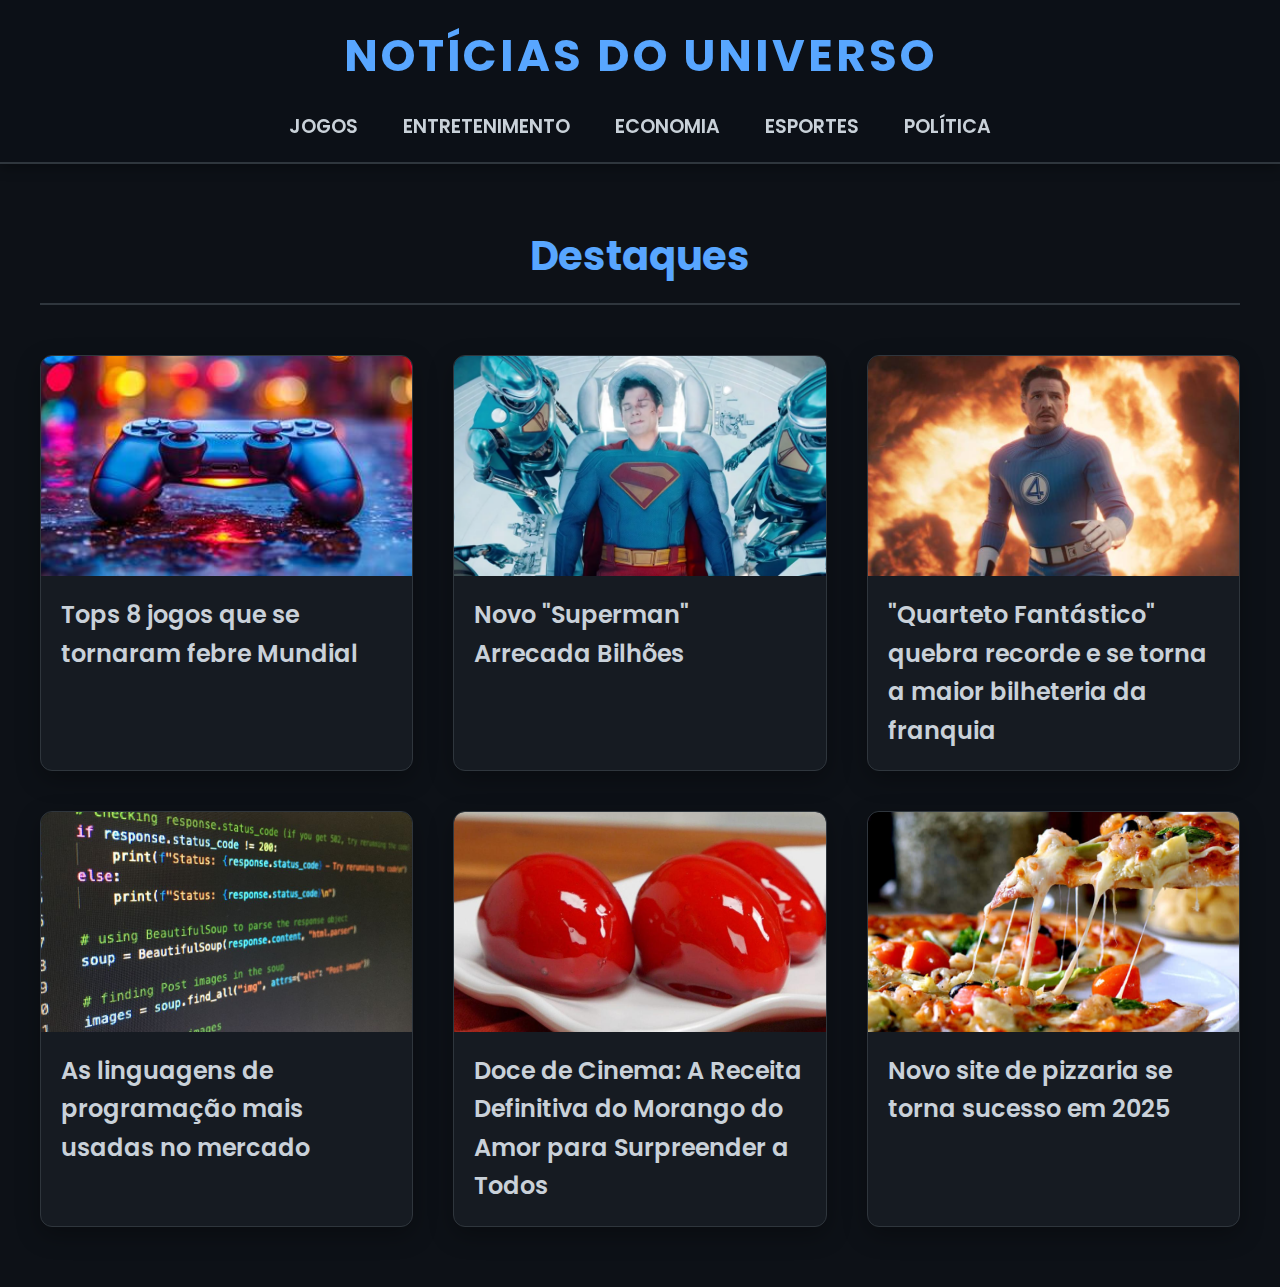
<file: Sites/Noticias/index.html>
<!DOCTYPE html>
<html lang="pt-br">
<head>
    <link rel="icon" href="icones/galaxia.png">
    <link rel="stylesheet" href="https://fonts.googleapis.com/css2?family=Poppins:wght@400;600;700&display=swap">
    <link rel="stylesheet" href="index.css">
    <meta charset="UTF-8">
    <meta name="viewport" content="width=device-width, initial-scale=1.0">
    <title>Notícias do Universo</title>
</head>
<body>
<header class="topo">
    <h1>Notícias do Universo</h1>
    <ul class="lista">
        <li><a href="jogos.html">Jogos</a></li>
        <li><a href="#">Entretenimento</a></li>
        <li><a href="#">Economia</a></li>
        <li><a href="#">Esportes</a></li>
        <li><a href="#">Política</a></li>
    </ul>
</header>

<main class="Principal">
    <h3>Destaques</h3>
    <ul class="noticia">
        <li>
            <a href="pessoal.html">
                <img src="imagem/jogos.jpg" alt="Tops 8 jogos que se tornaram febre Mundial">
                <h4>Tops 8 jogos que se tornaram febre Mundial</h4>
            </a>
        </li>
        <li>
            <a href="noticias.html">
                <img src="imagem/superman-novo-teaser-970x472.png" alt="Teaser do novo filme do Superman">
                <h4>Novo "Superman" Arrecada Bilhões</h4>
            </a>
        </li>
        <li>
            <a href="noticia2.html">
                <img src="imagem/175322232768800cb709806_1753222327_3x2_md.jpg" alt="Novo Quarteto Fantástico">
                <h4>"Quarteto Fantástico" quebra recorde e se torna a maior bilheteria da franquia</h4>
            </a>
        </li>
        <li>
            <a href="pessoal2.html">
                <img src="imagem/i569772.jpeg" alt="Notícia sobre tecnologia">
                <h4>As linguagens de programação mais usadas no mercado</h4>
            </a>
        </li>
        <li>
            <a href="receita.html">
                <img src="imagem/71973e8ed17a2b0e75a00d9e40c1.jpg" alt="Notícia sobre tecnologia">
                <h4>Doce de Cinema: A Receita Definitiva do Morango do Amor para Surpreender a Todos</h4>
            </a>
        </li>
        <li>
            <a href="https://projeto-pizzarias.vercel.app">
                <img src="imagem/plano-de-fundo-de-pizza-5y42f5kd51rbps2o.jpg" alt="Notícia sobre tecnologia">
                <h4>Novo site de pizzaria se torna sucesso em 2025</h4>
            </a>
        </li></ul>
</main>
</body>
</html>
</file>
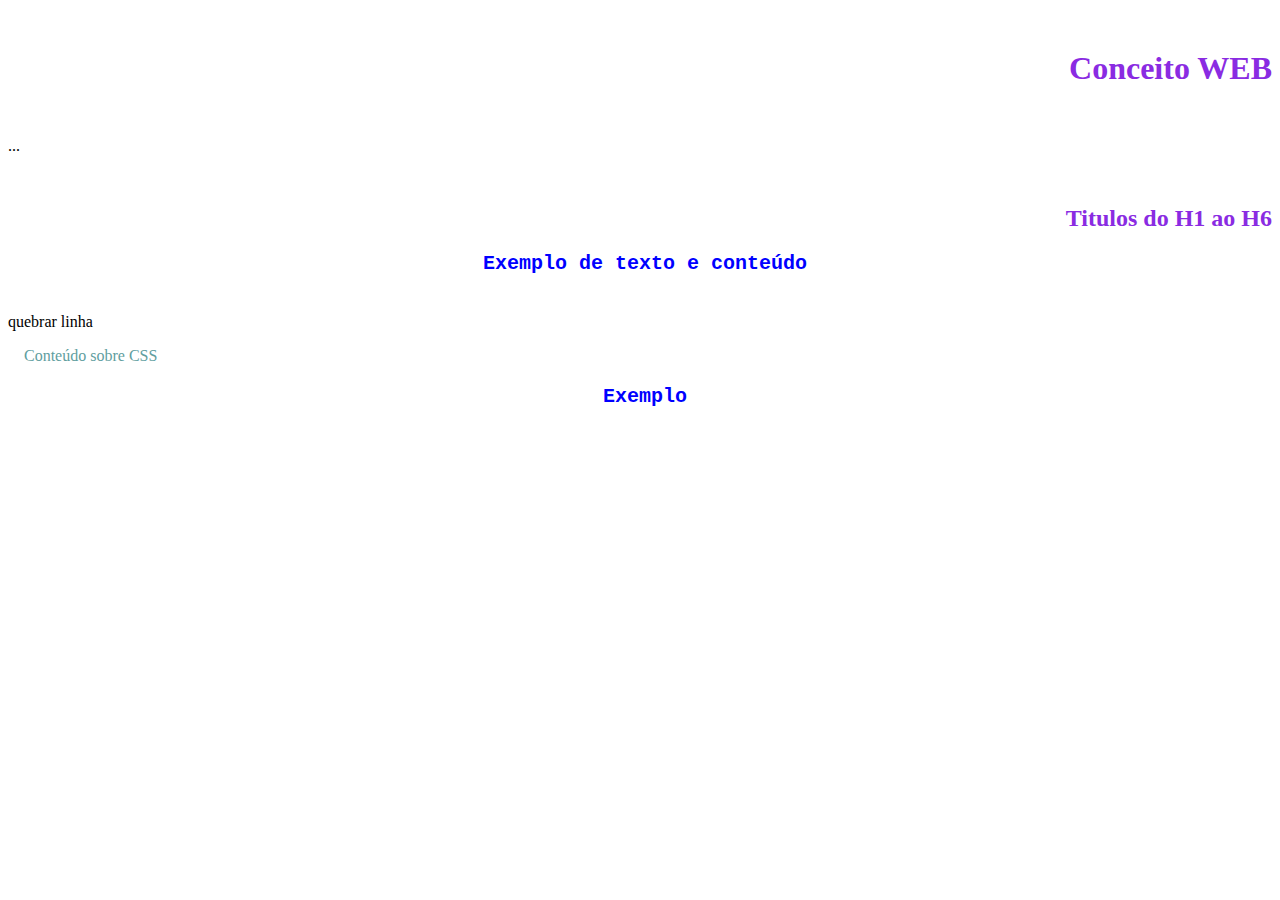
<file: HTML/Aula 01/aula 1.html>
<!DOCTYPE html>
<html lang="en">
<head>
    <link rel="stylesheet" href="/CSS/aula 1.css">
    <link rel="stylesheet" href="/CSS/aula 1b.css">
    <meta charset="UTF-8">
    <meta name="viewport" content="width=device-width, initial-scale=1.0">
    <title>Aula 1 - Revisão</title>
</head>
<body>
<!-- Formatação de titulo -->
<h1>Conceito WEB</h1>
<h2></h2>...<h6></h6>
<h2>Titulos do H1 ao H6</h2>

<!-- Paragráfos -->
<p>Exemplo de texto e conteúdo</p>

<!-- Quebrar linha -->
<br> quebrar linha

<a href=""></a>

<h3>Conteúdo sobre CSS</h3>
<p>Exemplo</p>

</body>
</html>
</file>
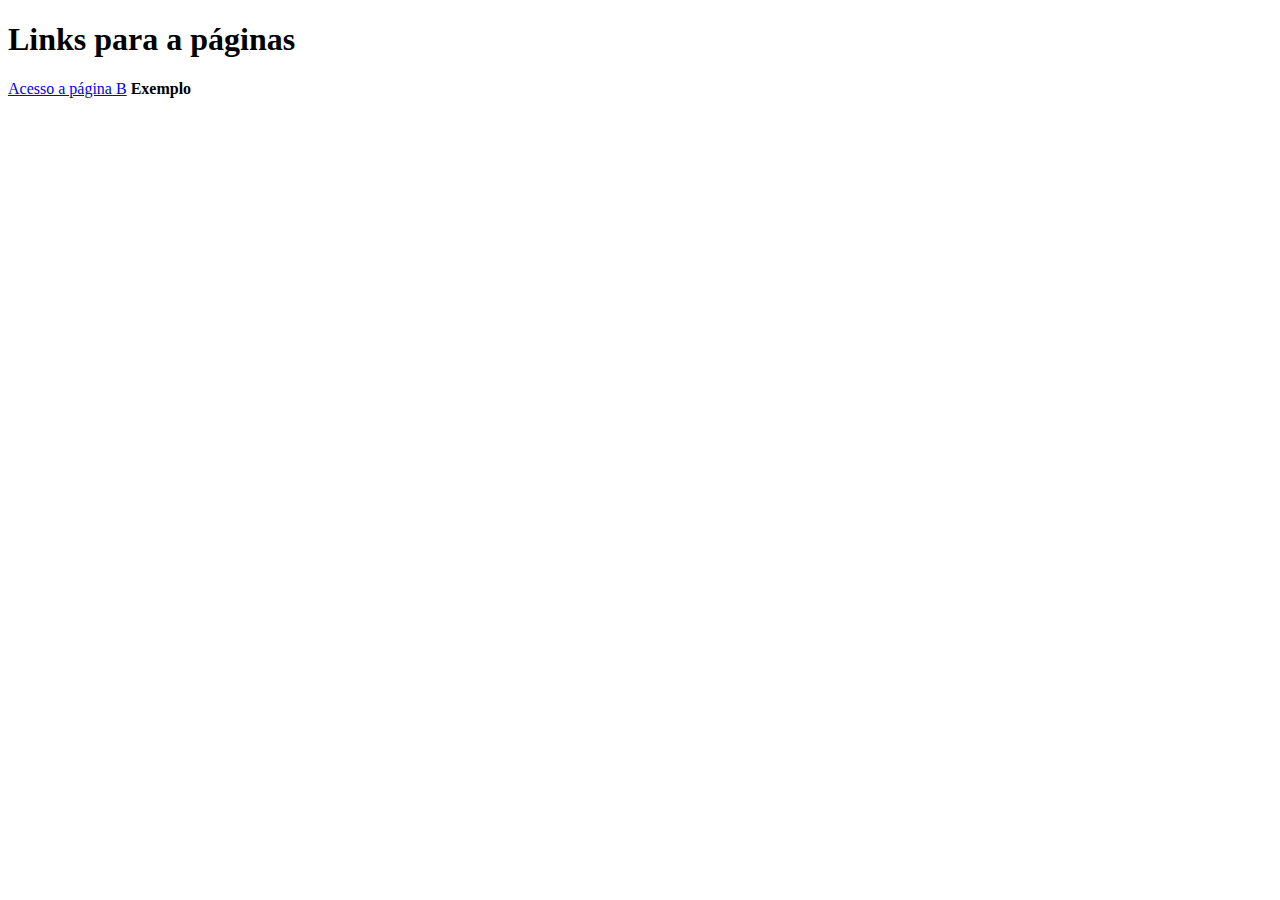
<file: HTML/Aula 01/aula 1b.html>
<!DOCTYPE html>
<html lang="en">
<head>
    <meta charset="UTF-8">
    <meta name="viewport" content="width=device-width, initial-scale=1.0">
    <title>Aula 1b - Revisão de Páginas</title>
</head>
<body>
<h1>Links para a páginas</h1>
<a href="aula 1.html">Acesso a página B</a>

<!-- Tag Obsoleta -->
<b>Exemplo</b> 
</body>
</html>
</file>
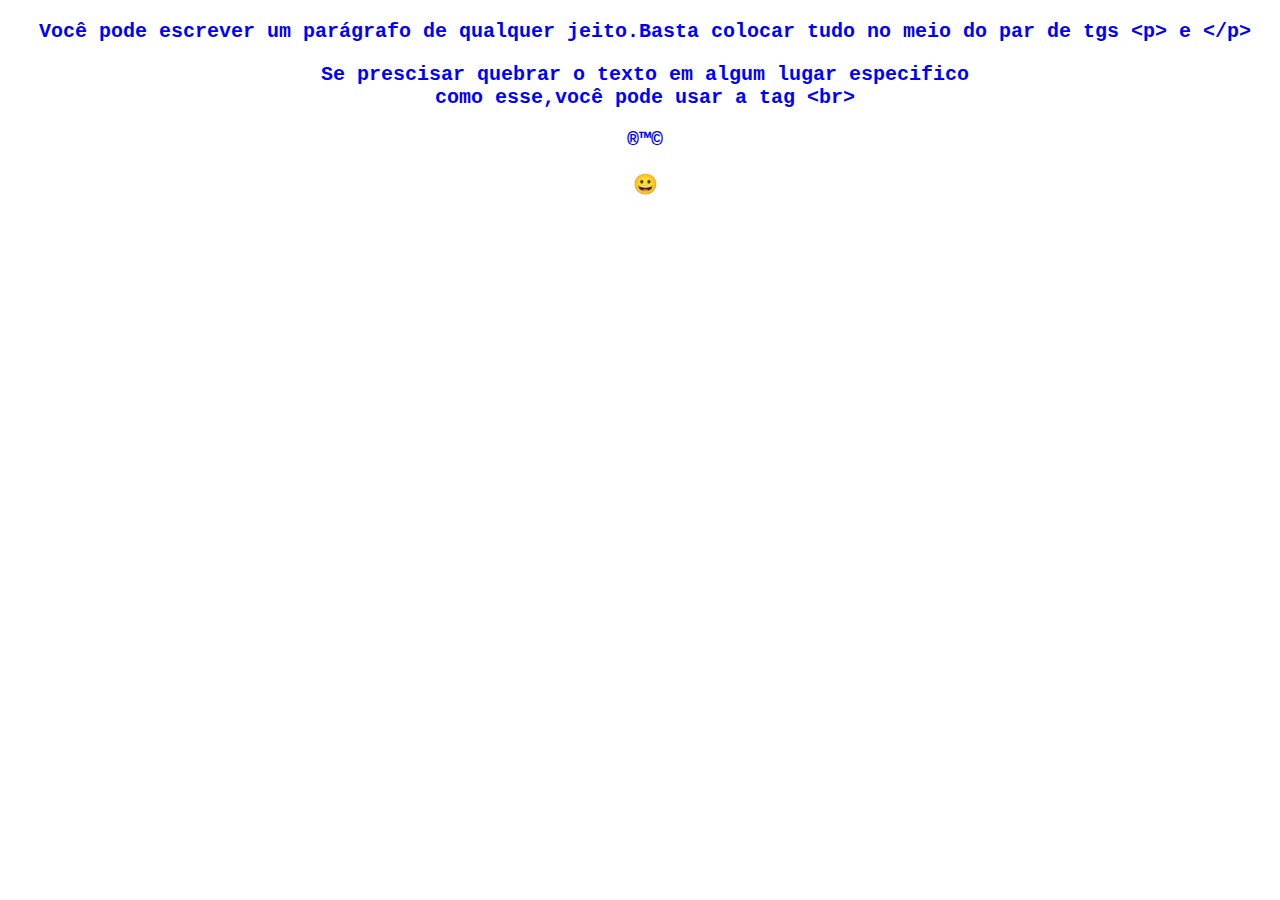
<file: HTML/Aula 01/aula 1c.html>
<!DOCTYPE html>
<html lang="en">
<head>
    <link rel="stylesheet" href="/CSS/aula 1.css">
    <meta charset="UTF-8">
    <meta name="viewport" content="width=device-width, initial-scale=1.0">
    <title>Caracteres</title>
</head>
<body>

    <!-- Caracteres -->
<p>Você pode escrever um parágrafo de qualquer jeito.Basta colocar tudo no meio do par de tgs &lt;p&gt; e &lt;/p&gt;</p> 

<p>Se prescisar quebrar o texto em algum lugar especifico <br> como esse,você pode usar a tag &lt;br&gt;</p>
<p>&reg;&trade;&copy;</p>

<!-- Emojis -->
<p>&#x1f600</p>
</body>
</html>
</file>
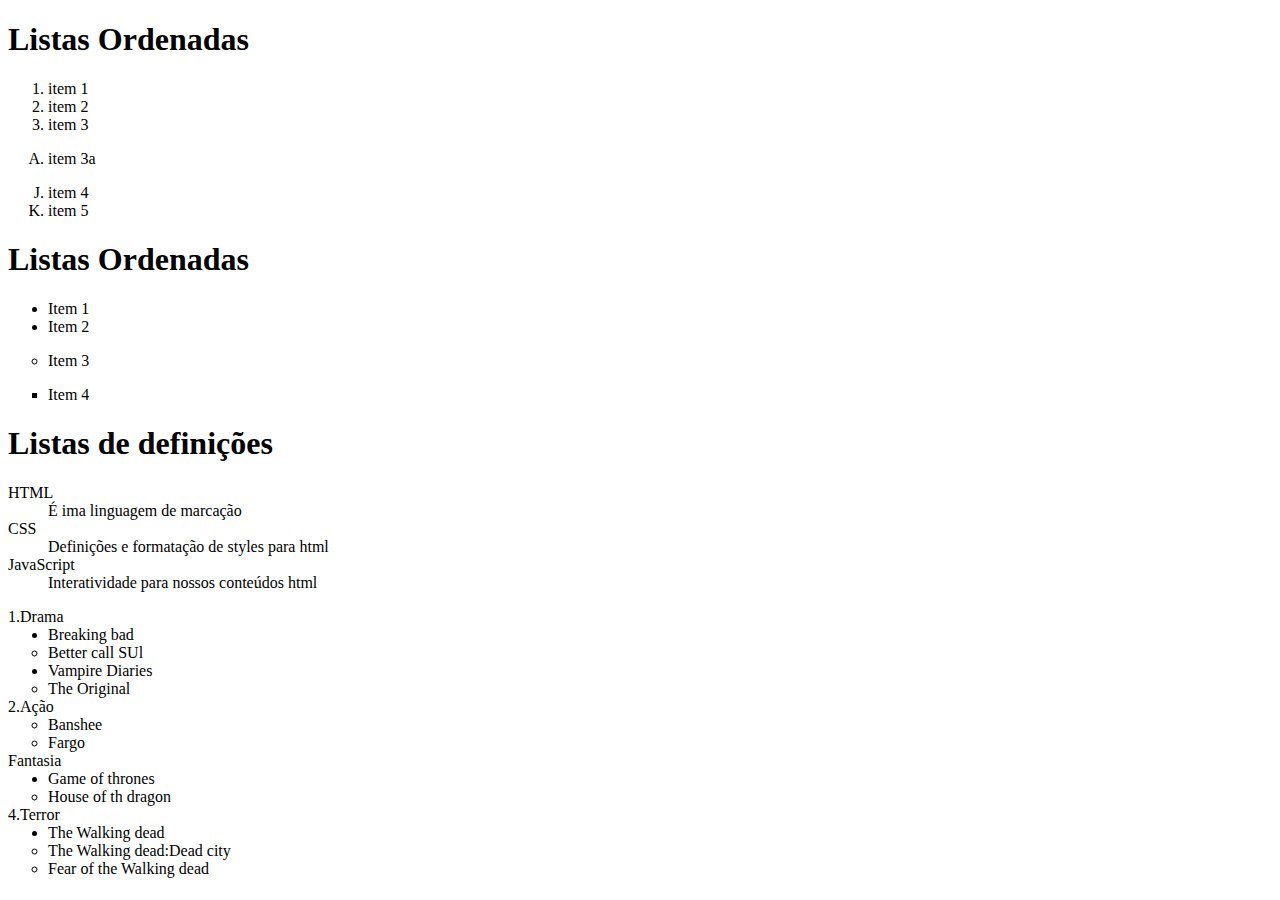
<file: HTML/aula 03/index1.html>
<!DOCTYPE html>
<html lang="en">
<head>
    <link rel="" href="">
    <meta charset="UTF-8">
    <meta name="viewport" content="width=device-width, initial-scale=1.0">
    <title>Listas ordenadas</title>
</head>
<body>
<!-- Listas Ordenadas -->
 <h1>Listas Ordenadas</h1>
    <ol>
    <li>item 1</li>
    <li>item 2</li>
    <li>item 3</li>
    </ol>

<ol type="A">
    <li>item 3a</li>
</ol>

 <ol type="A" start="10">
    <li>item 4</li>
    <li>item 5</li>
</ol>

<!--Lista não ordenadas-->
<h1 t>Listas Ordenadas</h1>

<ul>
    <li>Item 1</li>
    <li>Item 2</li>
</ul>

<ul type="circle">
    <li>Item 3</li>
</ul>

<ul type="square">
    <li>Item 4</li>
</ul>

<!--Listas de definições-->
<h1>Listas de definições</h1>
<dl>
<dt>HTML</dt>
<dd>É ima linguagem de marcação</dd>
<dt>CSS</dt>
<dd>Definições e formatação de styles para html</dd>
<dt>JavaScript</dt>
<dd>Interatividade para nossos conteúdos html</dd>
</dl>

<!--Minhas series favoritas-->
<dl>
<dt>1.Drama</dt>
<ul><li>Breaking bad</li></ul>
<ul type="circle"><li>Better call SUl</li></ul>
<ul><li>Vampire Diaries</li></ul>
<ul type="circle"><li>The Original</li></ul>

<dt>2.Ação</dt>
<ul type="circle"><li>Banshee</li></ul>
<ul type="circle"><li>Fargo</li></ul>

<dt>Fantasia</dt>
<ul><li>Game of thrones</li></ul>
<ul type="circle"><li>House of th dragon</li></ul>
<dt>4.Terror</dt>
<ul><li>The Walking dead</li></ul>
<ul type="circle"><li>The Walking dead:Dead city</li></ul>
<ul type="circle"><li>Fear of the Walking dead</li></ul>
</dl>


</body>
</html>
</file>
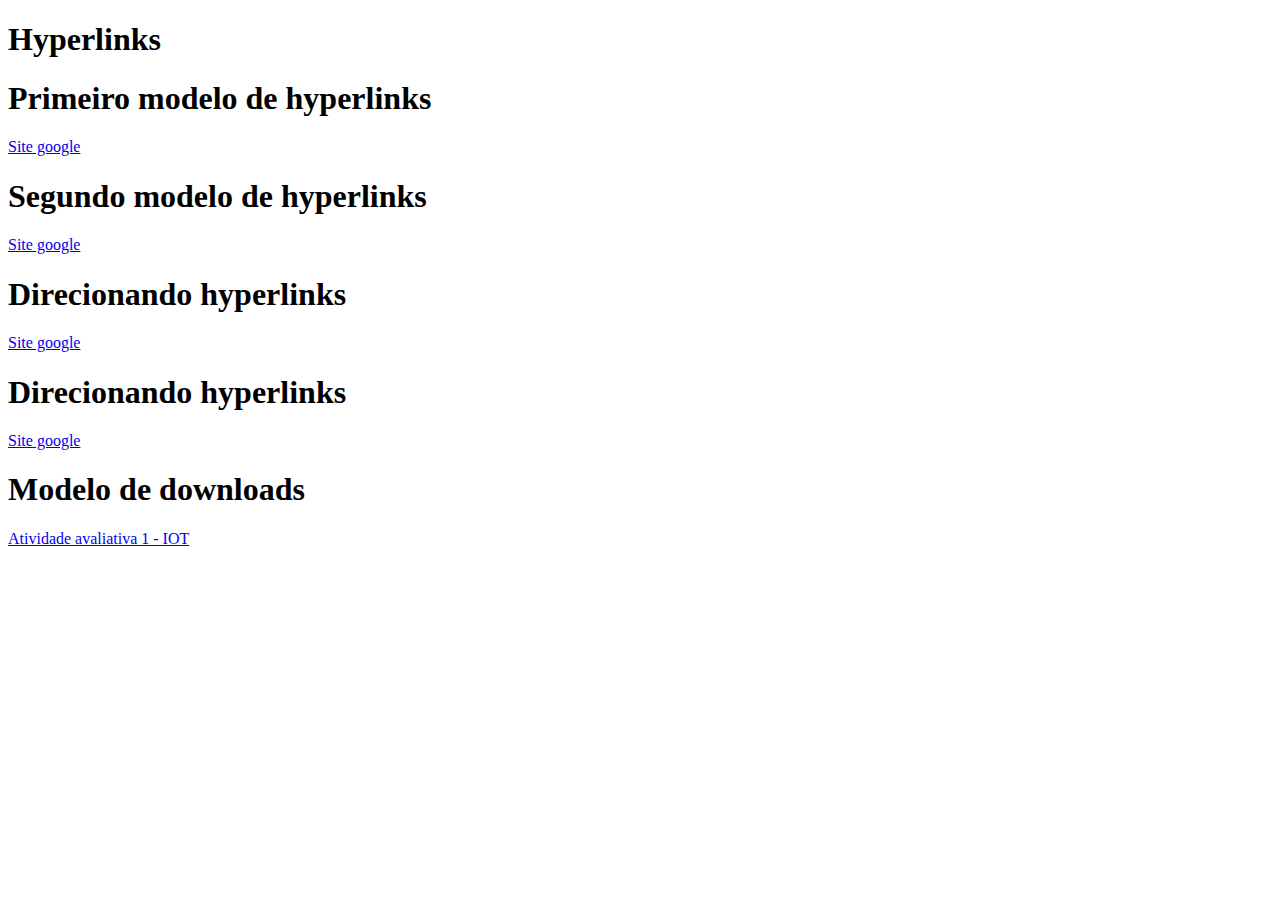
<file: HTML/aula 03/index2.html>
<!DOCTYPE html>
<html lang="en">
<head>
    <meta charset="UTF-8">
    <meta name="viewport" content="width=device-width, initial-scale=1.0">
    <title>Hiperlinks</title>
</head>
<body>
    <h1>Hyperlinks</h1>

    <h1>Primeiro modelo de hyperlinks</h1>
    <a href="index3.html">Site google</a>

     <h1>Segundo modelo de hyperlinks</h1>
    <a href="https://gemini.google.com/app?hl=pt-BR" hreflang="en">Site google</a>

     <h1>Direcionando hyperlinks</h1>
    <a href="https://gemini.google.com/app?hl=pt-BR" target="_self">Site google</a> <!--Abre na mesma janela-->

      <h1>Direcionando hyperlinks</h1>
    <a href="https://gemini.google.com/app?hl=pt-BR" target="_blank">Site google</a> <!--Abre em uma nova janela-->

    <h1>Modelo de downloads</h1>
    <a href="ingmar-NsDMLJ6wNV4-unsplash.jpg" download="Situação de aprendizagem 1 - IOT" type="application/pdf">Atividade avaliativa 1 - IOT</a>
</body>
</html>
</file>
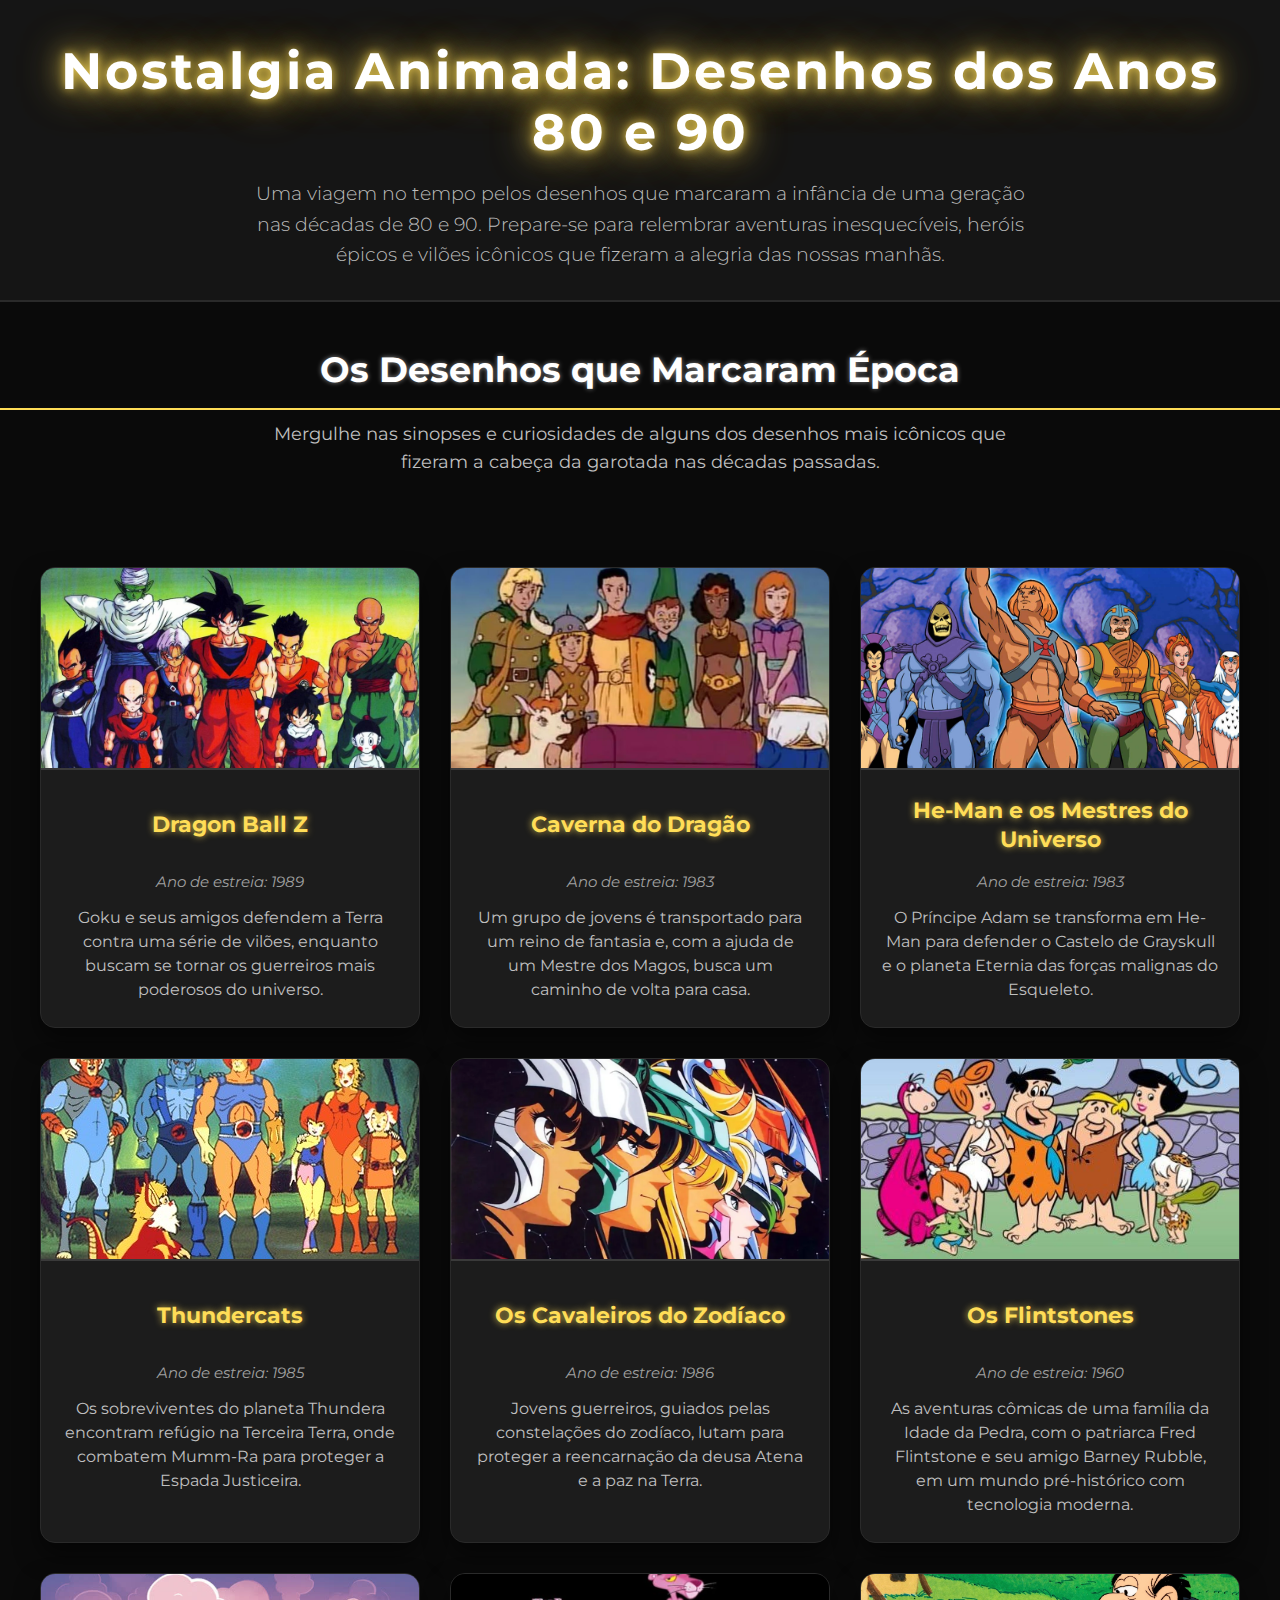
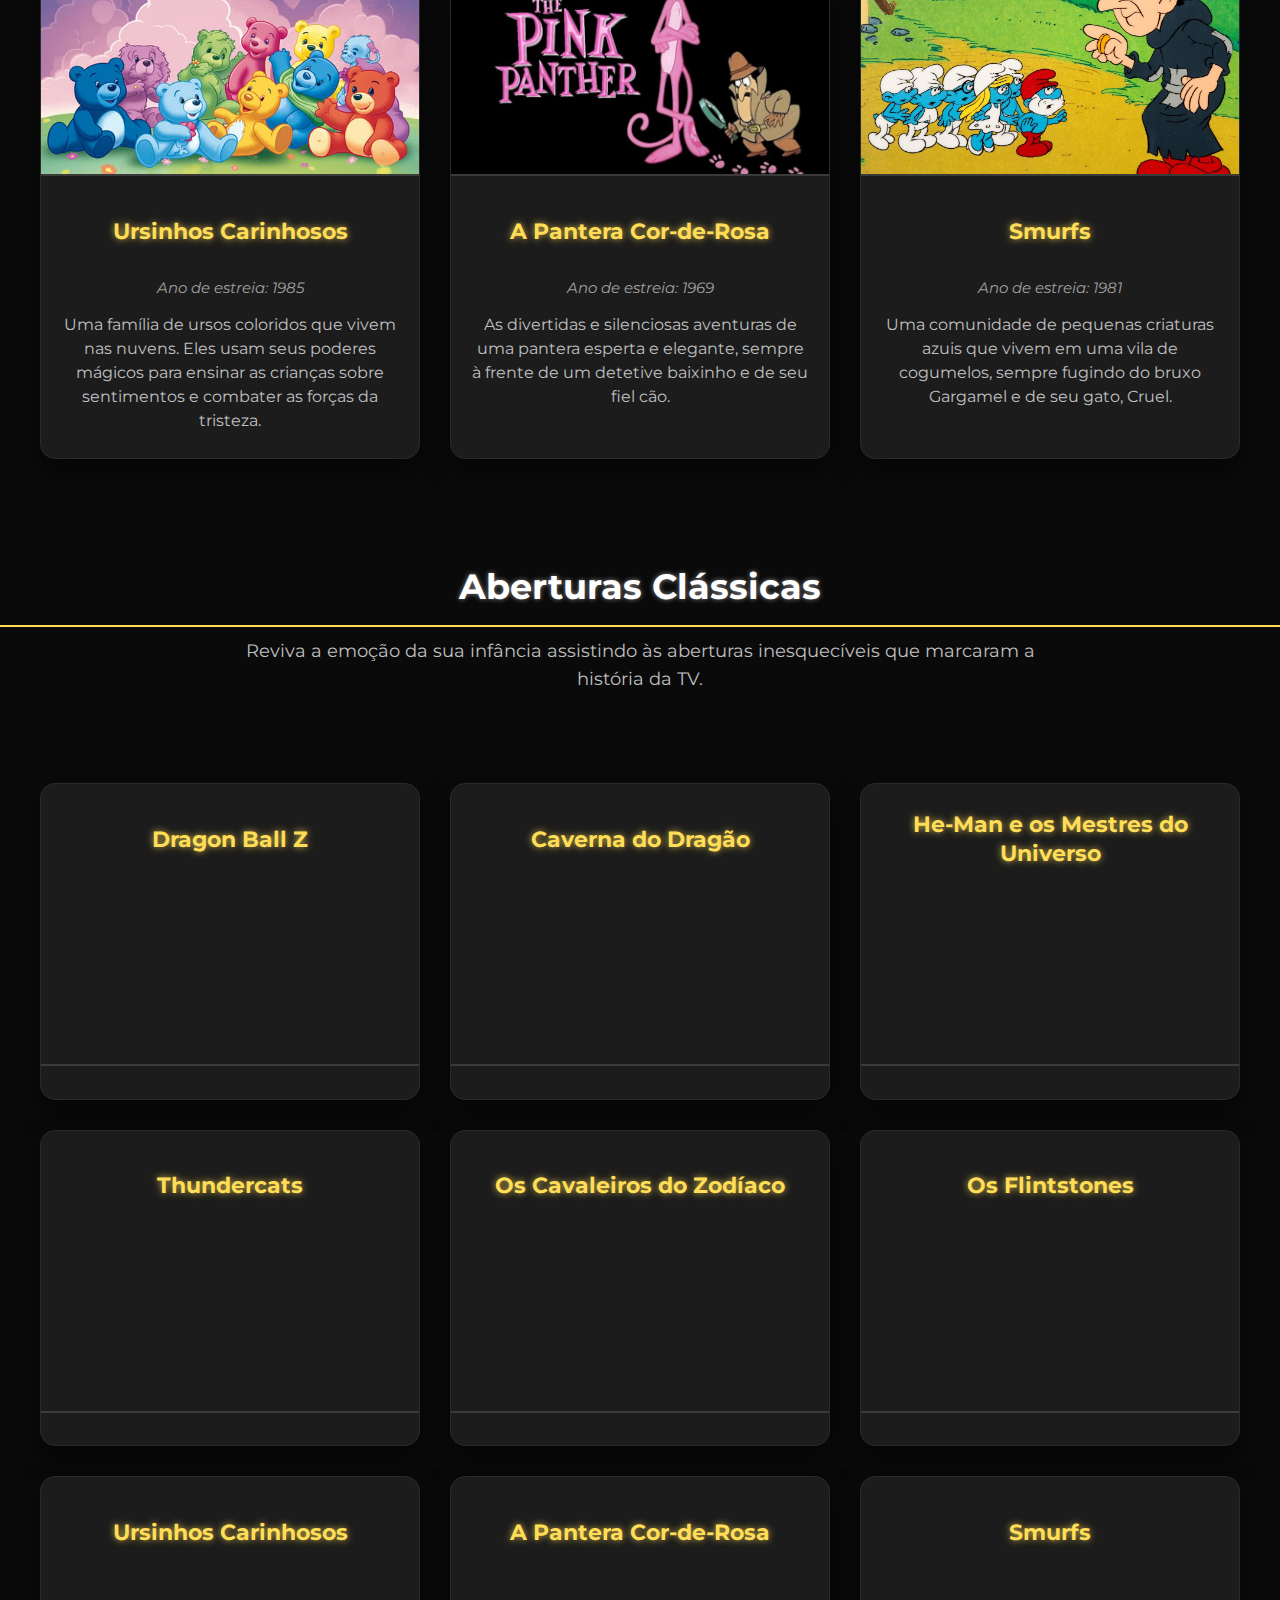
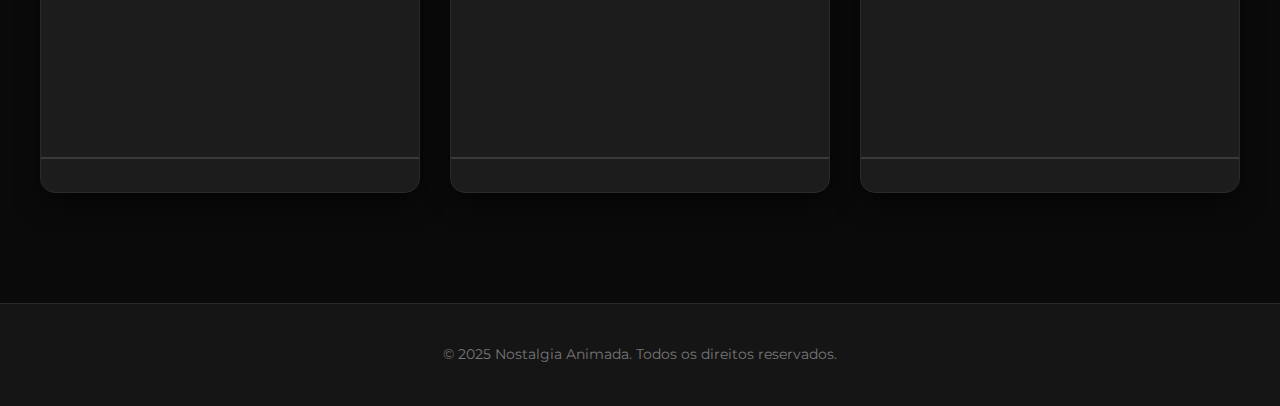
<file: HTML/Aula 04/atividade.html>
<!DOCTYPE html>
<html lang="pt-br">
<head>
    <link rel="icon" type="image/png" href="icon/90.png">
    <link rel="stylesheet" href="atividade.css">
    <meta charset="UTF-8">
    <meta name="viewport" content="width=device-width, initial-scale=1.0">
    <title>Nostalgia Animada: Desenhos dos Anos 80 e 90</title>
    <link href="https://fonts.googleapis.com/css2?family=Montserrat:wght@300;400;700&display=swap" rel="stylesheet">
</head>
<body>
    <header class="topo">
        <h1>Nostalgia Animada: Desenhos dos Anos 80 e 90</h1>
        <h2>Uma viagem no tempo pelos desenhos que marcaram a infância de uma geração nas décadas de 80 e 90. Prepare-se para relembrar aventuras inesquecíveis, heróis épicos e vilões icônicos que fizeram a alegria das nossas manhãs.</h2>
    </header>

    <main class="principal"> 
        <h3 class="section-title">Os Desenhos que Marcaram Época</h3>
        <p class="section-description">Mergulhe nas sinopses e curiosidades de alguns dos desenhos mais icônicos que fizeram a cabeça da garotada nas décadas passadas.</p>
        <ul class="nostalgia">
            <li>
                <img src="imagens/dragon-ball-z.jpg" alt="Dragon Ball Z">
                <h5>Dragon Ball Z</h5>
                <p class="card-ano">Ano de estreia: 1989</p>
                <p class="card-descricao">Goku e seus amigos defendem a Terra contra uma série de vilões, enquanto buscam se tornar os guerreiros mais poderosos do universo.</p>
            </li>
            <li>
                <img src="imagens/desenho-caverna-do-dragao-capa.jpg" alt="Caverna do Dragão">
                <h5>Caverna do Dragão</h5>
                <p class="card-ano">Ano de estreia: 1983</p>
                <p class="card-descricao">Um grupo de jovens é transportado para um reino de fantasia e, com a ajuda de um Mestre dos Magos, busca um caminho de volta para casa.</p>
            </li>
            <li>
                <img src="imagens/he man.jpg" alt="He-Man">
                <h5>He-Man e os Mestres do Universo</h5>
                <p class="card-ano">Ano de estreia: 1983</p>
                <p class="card-descricao">O Príncipe Adam se transforma em He-Man para defender o Castelo de Grayskull e o planeta Eternia das forças malignas do Esqueleto.</p>
            </li>
            <li>
                <img src="imagens/ThunderCats_Group.jpg" alt="Thundercats">
                <h5>Thundercats</h5>
                <p class="card-ano">Ano de estreia: 1985</p>
                <p class="card-descricao">Os sobreviventes do planeta Thundera encontram refúgio na Terceira Terra, onde combatem Mumm-Ra para proteger a Espada Justiceira.</p>
            </li>
            <li>
                <img src="imagens/cavaleiros.webp" alt="Os Cavaleiros do Zodíaco">
                <h5>Os Cavaleiros do Zodíaco</h5>
                <p class="card-ano">Ano de estreia: 1986</p>
                <p class="card-descricao">Jovens guerreiros, guiados pelas constelações do zodíaco, lutam para proteger a reencarnação da deusa Atena e a paz na Terra.</p>
            </li>
            <li>
                <img src="imagens/flintstone.jpg" alt="Os Flintstones">
                <h5>Os Flintstones</h5>
                <p class="card-ano">Ano de estreia: 1960</p>
                <p class="card-descricao">As aventuras cômicas de uma família da Idade da Pedra, com o patriarca Fred Flintstone e seu amigo Barney Rubble, em um mundo pré-histórico com tecnologia moderna.</p>
            </li>
            <li>
                <img src="imagens/urso.jpg" alt="Ursinhos Carinhosos">
                <h5>Ursinhos Carinhosos</h5>
                <p class="card-ano">Ano de estreia: 1985</p>
                <p class="card-descricao">Uma família de ursos coloridos que vivem nas nuvens. Eles usam seus poderes mágicos para ensinar as crianças sobre sentimentos e combater as forças da tristeza.</p>
            </li>
            <li>
                <img src="imagens/cor de rosa.jpg" alt="A Pantera Cor-de-Rosa">
                <h5>A Pantera Cor-de-Rosa</h5>
                <p class="card-ano">Ano de estreia: 1969</p>
                <p class="card-descricao">As divertidas e silenciosas aventuras de uma pantera esperta e elegante, sempre à frente de um detetive baixinho e de seu fiel cão.</p>
            </li>
            <li>
                <img src="imagens/Smurfs.jpg" alt="Smurfs">
                <h5>Smurfs</h5>
                <p class="card-ano">Ano de estreia: 1981</p>
                <p class="card-descricao">Uma comunidade de pequenas criaturas azuis que vivem em uma vila de cogumelos, sempre fugindo do bruxo Gargamel e de seu gato, Cruel.</p>
            </li>
        </ul>

        <h3 class="section-title">Aberturas Clássicas</h3>
        <p class="section-description">Reviva a emoção da sua infância assistindo às aberturas inesquecíveis que marcaram a história da TV.</p>
        <ul class="aberturas">
            <li>
                <h5>Dragon Ball Z</h5>
                <iframe src="https://www.youtube.com/embed/GJtb9xiC0Pk?si=si8PVYl0ipxruS3C" title="YouTube video player" frameborder="0" allow="accelerometer; autoplay; clipboard-write; encrypted-media; gyroscope; picture-in-picture; web-share" referrerpolicy="strict-origin-when-cross-origin" allowfullscreen></iframe>
            </li>
            <li>
                <h5>Caverna do Dragão</h5>
                <iframe src="https://www.youtube.com/embed/2qoAqJtDcp8?si=KmO69k_VX0vmAsJS" title="YouTube video player" frameborder="0" allow="accelerometer; autoplay; clipboard-write; encrypted-media; gyroscope; picture-in-picture; web-share" referrerpolicy="strict-origin-when-cross-origin" allowfullscreen></iframe>
            </li>
            <li>
                <h5>He-Man e os Mestres do Universo</h5>
                <iframe src="https://www.youtube.com/embed/zjTMnbpCBZU?si=YCggnmXSnVTOIb24" title="YouTube video player" frameborder="0" allow="accelerometer; autoplay; clipboard-write; encrypted-media; gyroscope; picture-in-picture; web-share" referrerpolicy="strict-origin-when-cross-origin" allowfullscreen></iframe>
            </li>
            <li>
                <h5>Thundercats</h5>
                <iframe src="https://www.youtube.com/embed/UsLT02fvQOE?si=0XqGVlSXAT_sORms" title="YouTube video player" frameborder="0" allow="accelerometer; autoplay; clipboard-write; encrypted-media; gyroscope; picture-in-picture; web-share" referrerpolicy="strict-origin-when-cross-origin" allowfullscreen></iframe>
            </li>
            <li>
                <h5>Os Cavaleiros do Zodíaco</h5>
                <iframe src="https://www.youtube.com/embed/Nds9oPVLATc?si=gCP_NrffhOozw2L_" title="YouTube video player" frameborder="0" allow="accelerometer; autoplay; clipboard-write; encrypted-media; gyroscope; picture-in-picture; web-share" referrerpolicy="strict-origin-when-cross-origin" allowfullscreen></iframe>
            </li>
            <li>
                <h5>Os Flintstones</h5>
                <iframe src="https://www.youtube.com/embed/D8vMFZhrhng?si=JqLK6jpa36Tf0XEt" title="YouTube video player" frameborder="0" allow="accelerometer; autoplay; clipboard-write; encrypted-media; gyroscope; picture-in-picture; web-share" referrerpolicy="strict-origin-when-cross-origin" allowfullscreen></iframe>
            </li>
            <li>
                <h5>Ursinhos Carinhosos</h5>
                <iframe src="https://www.youtube.com/embed/3i2260fsrmM?si=qKcC-XI5VgPuhfvi" title="YouTube video player" frameborder="0" allow="accelerometer; autoplay; clipboard-write; encrypted-media; gyroscope; picture-in-picture; web-share" referrerpolicy="strict-origin-when-cross-origin" allowfullscreen></iframe>
            </li>
            <li>
                <h5>A Pantera Cor-de-Rosa</h5>
                <iframe src="https://www.youtube.com/embed/ngutfi7a3Qg?si=A1KrJjVLm94sFXlg" title="YouTube video player" frameborder="0" allow="accelerometer; autoplay; clipboard-write; encrypted-media; gyroscope; picture-in-picture; web-share" referrerpolicy="strict-origin-when-cross-origin" allowfullscreen></iframe>
            </li>
            <li>
                <h5>Smurfs</h5>
                <iframe src="https://www.youtube.com/embed/BW29eR6fTNU?si=yea910wf7GX7fgMa" title="YouTube video player" frameborder="0" allow="accelerometer; autoplay; clipboard-write; encrypted-media; gyroscope; picture-in-picture; web-share" referrerpolicy="strict-origin-when-cross-origin" allowfullscreen></iframe>
            </li>
        </ul>
    </main>

    <footer>
        <p>&copy; 2025 Nostalgia Animada. Todos os direitos reservados.</p>
    </footer>
</body>
</html>
</file>
<file: CSS/aula 1.css>
p {
color: blue;
font-family: 'Courier New', Courier, monospace;
font-size: 20px;
font-weight: 700;
margin-left: 10px;
text-align: center;
}

h1,h2 {
color: blueviolet;
text-align: end;
margin-left: 20px;
font-family: 'Times New Roman', Times, serif;
margin-top: 50px;
}
</file>
<file: CSS/aula 1b.css>
h3 {
font-family: 'Times New Roman', Times, serif;
font-size: 16px;
color: cadetblue;
font-weight: 300;
margin-left: 16px;
text-align: left;
}
</file>
<file: HTML/Aula 04/atividade.css>
@import url('https://fonts.googleapis.com/css2?family=Montserrat:wght@300;400;700&display=swap');

body {
    background-color: #0a0a0a;
    color: #e0e0e0;
    font-family: 'Montserrat', sans-serif;
    margin: 0;
    padding: 0;
    line-height: 1.6;
    scroll-behavior: smooth;
}

.topo {
    background-color: #151515;
    padding: 40px 20px;
    text-align: center;
    border-bottom: 2px solid #2a2a2a;
    margin-top: 0;
    padding-top: 40px;
    padding-bottom: 30px;
}

.topo h1 {
    font-size: 3.2em;
    margin: 0;
    padding: 0;
    color: #fff;
    font-weight: 700;
    text-shadow: 
        0 0 10px rgba(255, 221, 87, 0.8),
        0 0 25px rgba(255, 221, 87, 0.7),
        0 0 40px rgba(255, 221, 87, 0.5),
        0 0 60px rgba(255, 221, 87, 0.3);
    letter-spacing: 3px;
    line-height: 1.2;
}

.topo h2 {
    font-size: 1.2em;
    font-weight: 300;
    color: #bdbdbd;
    max-width: 800px;
    margin: 15px auto 0 auto;
    padding: 0 10px;
}

.section-title {
    font-size: 2.2em;
    font-weight: 700;
    color: #fff;
    text-align: center;
    margin: 40px 0 10px;
    text-shadow: 0 0 5px rgba(255, 255, 255, 0.5);
    border-bottom: 2px solid #ffdd57;
    padding-bottom: 10px;
}

.section-description {
    font-size: 1.1em;
    color: #c0c0c0;
    text-align: center;
    max-width: 800px;
    margin: 0 auto 30px;
}

.nostalgia {
    list-style: none;
    padding: 60px 20px;
    margin: 0 auto;
    max-width: 1200px;
    display: grid;
    grid-template-columns: repeat(auto-fit, minmax(280px, 1fr)); 
    gap: 30px;
    justify-content: center;
}

.nostalgia li {
    background-color: #1c1c1c;
    border-radius: 15px;
    box-shadow: 0 12px 25px rgba(0, 0, 0, 0.5);
    overflow: hidden;
    text-align: center;
    transition: transform 0.4s ease-in-out, box-shadow 0.4s ease-in-out;
    border: 1px solid #2a2a2a;
}

.nostalgia li:hover {
    transform: translateY(-18px) scale(1.02);
    box-shadow: 0 25px 45px rgba(255, 221, 87, 0.4);
    border-color: #ffdd57;
}

.nostalgia li img {
    width: 100%;
    height: 200px;
    object-fit: cover;
    display: block;
    border-bottom: 2px solid #3a3a3a;
}

.nostalgia li h5, .aberturas li h5 {
    color: #ffdd57;
    margin: 20px 0 10px;
    height: 70px;
    display: flex;
    justify-content: center;
    align-items: center;
    font-size: 1.4em;
    font-weight: 700;
    text-shadow: 0 0 7px rgba(255, 221, 87, 0.8);
    padding: 0 15px;
    line-height: 1.3;
}

.card-ano {
    color: #a0a0a0;
    font-size: 0.95em;
    font-style: italic;
    margin: 0 0 12px;
    padding: 0 15px;
}

.card-descricao {
    color: #c0c0c0;
    padding: 0 20px 25px;
    margin: 0;
    font-size: 1em;
    line-height: 1.5;
}

.aberturas {
    list-style: none;
    padding: 60px 20px;
    margin: 0 auto;
    max-width: 1200px;
    display: grid;
    grid-template-columns: repeat(auto-fit, minmax(280px, 1fr));
    gap: 30px;
    justify-content: center;
}

.aberturas li {
    background-color: #1c1c1c;
    border-radius: 15px;
    box-shadow: 0 12px 25px rgba(0, 0, 0, 0.5);
    overflow: hidden;
    text-align: center;
    transition: transform 0.4s ease-in-out, box-shadow 0.4s ease-in-out;
    border: 1px solid #2a2a2a;
    padding-bottom: 25px;
}

.aberturas li:hover {
    transform: translateY(-18px) scale(1.02);
    box-shadow: 0 25px 45px rgba(255, 221, 87, 0.4);
    border-color: #ffdd57;
}

.aberturas li iframe {
    width: 100%;
    height: 180px;
    border-bottom: 2px solid #3a3a3a;
}

footer {
    background-color: #151515;
    color: #777;
    text-align: center;
    padding: 25px;
    font-size: 0.9em;
    border-top: 1px solid #2a2a2a;
    margin-top: 50px;
}

@media (max-width: 768px) {
    .topo h1 {
        font-size: 2.5em;
        letter-spacing: 2px;
    }
    .topo h2 {
        font-size: 1.1em;
    }
    .nostalgia, .aberturas {
        padding: 40px 15px;
        gap: 20px;
    }
    .nostalgia li h5, .aberturas li h5 {
        font-size: 1.2em;
        height: auto;
    }
    .card-descricao, .section-description {
        font-size: 0.9em;
    }
    .aberturas li iframe {
        height: 150px;
    }
}

@media (max-width: 480px) {
    .topo h1 {
        font-size: 2em;
        letter-spacing: 1px;
    }
    .topo h2 {
        font-size: 0.9em;
    }
    .nostalgia li, .aberturas li {
        width: 100%;
    }
    .aberturas li iframe {
        height: 120px;
    }
}
</file>
<file: Sites/Noticias/index.css>
/* --- Basic styles and resets --- */
body {
    margin: 0;
    font-family: 'Poppins', sans-serif;
    background-color: #0d1117; /* Dark theme background */
    color: #c9d1d9; /* Light gray text */
    line-height: 1.6;
}

a {
    text-decoration: none;
    color: inherit;
}

/* --- Header Section --- */
.topo {
    position: sticky;
    top: 0;
    z-index: 1000;
    background-color: rgba(13, 17, 23, 0.95);
    backdrop-filter: blur(10px);
    border-bottom: 2px solid #2f363d;
    padding: 20px 40px;
    text-align: center;
    box-shadow: 0 4px 12px rgba(0,0,0,0.3);
}

.topo h1 {
    margin: 0;
    font-size: 2.8em;
    color: #58a6ff; /* Highlight color */
    text-transform: uppercase;
    letter-spacing: 3px;
    font-weight: 700;
}

.lista {
    list-style: none;
    padding: 0;
    margin: 20px 0 0 0;
    display: flex;
    justify-content: center;
    gap: 45px;
}

.lista li {
    font-weight: 600;
    text-transform: uppercase;
    font-size: 1.2em;
    position: relative;
}

.lista li a {
    color: #c9d1d9;
    transition: color 0.3s ease;
}

.lista li a::after {
    content: '';
    position: absolute;
    left: 0;
    bottom: -8px;
    width: 100%;
    height: 3px;
    background-color: #58a6ff;
    transform: scaleX(0);
    transition: transform 0.3s ease;
}

.lista li a:hover {
    color: #58a6ff;
}

.lista li a:hover::after {
    transform: scaleX(1);
}

/* --- Main Content Section --- */
.Principal {
    padding: 60px 20px;
    max-width: 1200px;
    margin: 0 auto;
}

.Principal h3 {
    font-size: 2.5em;
    color: #58a6ff;
    border-bottom: 2px solid #2f363d;
    padding-bottom: 15px;
    margin-top: 0;
    margin-bottom: 50px;
    font-weight: 700;
    text-align: center;
}

.noticia {
    list-style: none;
    padding: 0;
    margin: 0;
    display: grid;
    grid-template-columns: repeat(auto-fit, minmax(300px, 1fr));
    gap: 40px;
}

.noticia li {
    background-color: #161b22;
    border-radius: 12px;
    border: 1px solid #2f363d;
    box-shadow: 0 8px 24px rgba(0,0,0,0.3);
    text-align: left;
    overflow: hidden;
    transition: transform 0.3s ease, box-shadow 0.3s ease, border-color 0.3s ease;
}

.noticia li:hover {
    transform: translateY(-10px);
    box-shadow: 0 12px 30px rgba(0,0,0,0.4);
    border-color: #58a6ff;
}

.noticia li a {
    display: flex;
    flex-direction: column;
    height: 100%;
}

.noticia li img {
    width: 100%;
    height: 220px;
    object-fit: cover;
    display: block;
    border-top-left-radius: 10px;
    border-top-right-radius: 10px;
}

.noticia h4 {
    font-size: 1.5em;
    margin: 20px;
    color: #c9d1d9;
    font-weight: 600;
    flex-grow: 1;
}

/* --- Media Queries for Responsiveness --- */
@media (max-width: 992px) {
    .topo {
        padding: 15px 30px;
    }
    .topo h1 {
        font-size: 2.2em;
    }
    .lista {
        gap: 30px;
    }
    .Principal {
        padding: 50px 20px;
    }
    .Principal h3 {
        font-size: 2.2em;
    }
    .noticia {
        gap: 30px;
    }
    .noticia li img {
        height: 180px;
    }
}

@media (max-width: 768px) {
    .topo {
        padding: 15px 20px;
    }

    .topo h1 {
        font-size: 2em;
        letter-spacing: 1px;
    }

    .lista {
        flex-wrap: wrap;
        gap: 20px;
        margin-top: 15px;
    }

    .lista li a {
        font-size: 1em;
    }

    .Principal {
        padding: 40px 15px;
    }

    .Principal h3 {
        font-size: 2em;
        margin-bottom: 40px;
    }

    .noticia {
        grid-template-columns: 1fr;
        gap: 30px;
    }

    .noticia li img {
        height: 200px;
    }
}

@media (max-width: 480px) {
    .topo {
        flex-direction: column;
        padding: 15px;
    }
    .topo h1 {
        font-size: 1.5em;
    }
    .lista {
        gap: 15px;
        flex-wrap: wrap;
        justify-content: center;
        margin-top: 10px;
    }
    .lista li a {
        font-size: 0.9em;
    }
    .Principal h3 {
        font-size: 1.8em;
    }
    .noticia h4 {
        font-size: 1.3em;
        margin: 15px;
    }
}
</file>
